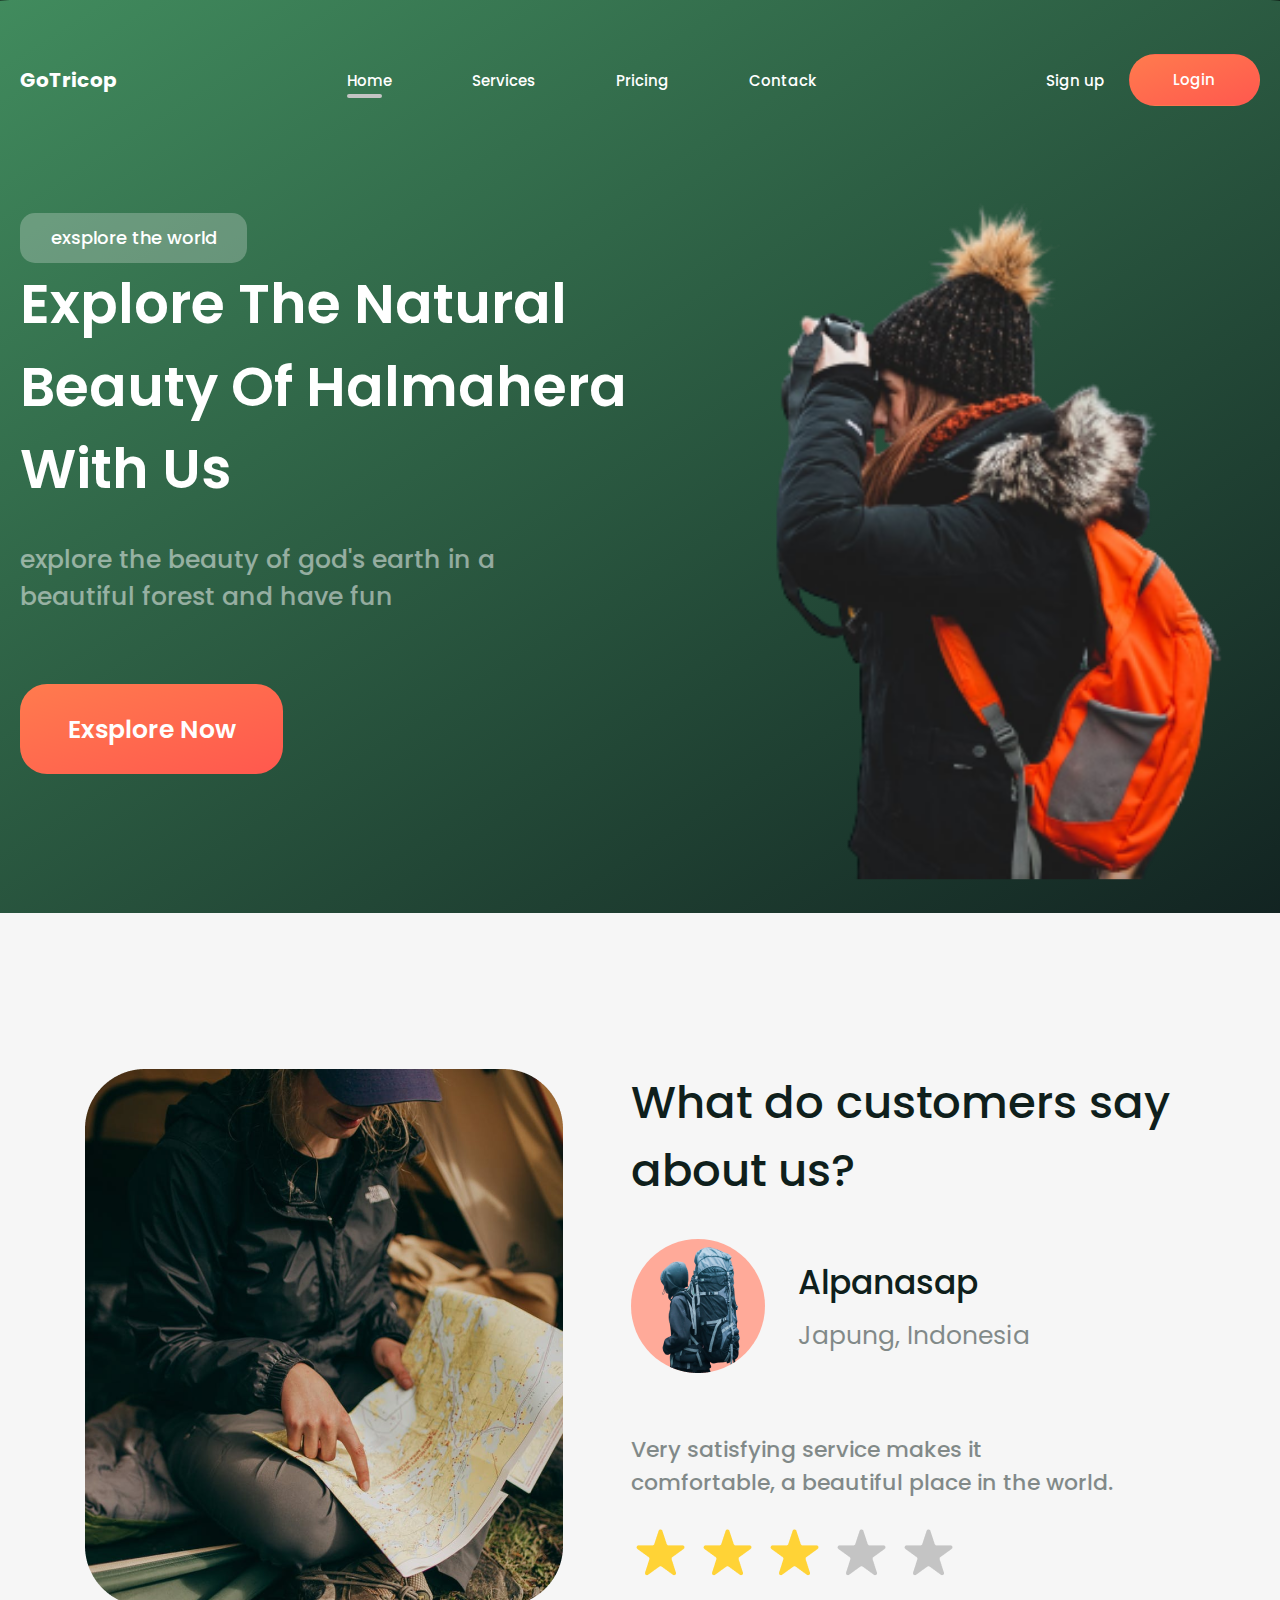
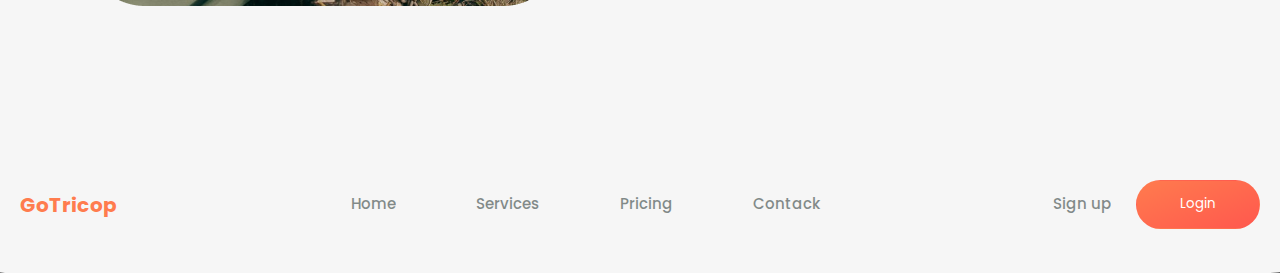
<file: Laba_1/index.html>
<!DOCTYPE html>
<html lang="en">
  <head>
    <meta charset="UTF-8" />
    <meta name="viewport" content="width=device-width, initial-scale=1.0" />
    <link rel="preconnect" href="https://fonts.googleapis.com" />
    <link rel="preconnect" href="https://fonts.gstatic.com" crossorigin />
    <link
      href="https://fonts.googleapis.com/css2?family=Poppins:wght@400;500;600;700&display=swap"
      rel="stylesheet"
    />
    <link rel="stylesheet" href="styles/reset.css" />
    <link rel="stylesheet" href="styles/style.css" />
    <title>Laba_1</title>
  </head>
  <body>
    <div class="upper-frame">
      <header>
        <div class="header__container">
          <button class="header__button header__logo">GoTricop</button>
          <div class="header__nav">
            <button class="header__button header__home-button">
              Home
            </button>
            <button class="header__button">Services</button>
            <button class="header__button">Pricing</button>
            <button class="header__button">Contack</button>
          </div>
          <div class="header__autorization">
            <button class="header__button">Sign up</button>
            <button class="header__button header__login">Login</button>
          </div>
        </div>
      </header>

      <main>
        <div class="main__left-box">
          <button class="main__explore-button">exsplore the world</button>
          <div class="main__explore-title">
            Explore The Natural <br />
            Beauty Of Halmahera <br />
            With Us
          </div>
          <div class="main__explore-description">
            explore the beauty of god's earth in a <br />
            beautiful forest and have fun
          </div>
          <button class="main__button_explore">Exsplore Now</button>
        </div>
        <div class="main__right-box">
          <img class="main__image" src="./images/image_1.png" alt="image_1" />
        </div>
      </main>
    </div>

    <aside>
      <div class="aside__container">
        <img
          class="aside__left-image"
          src="./images/leftAsideImage.png"
          alt="leftAsideImage.png"
        />
        <div class="aside__content">
          <div class="aside__first-row">What do customers say about us?</div>
          <div class="aside__second-row">
            <div class="aside__image-container">
              <img
                class="aside__right-image"
                src="./images/rightAsideImage.png"
                alt="rightAsideImage.png"
              />
            </div>
            <div class="aside__header">
              <div class="aside__name">Alpanasap</div>
              <div class="aside__location">Japung, Indonesia</div>
            </div>
          </div>
          <div class="aside__third-row">
            Very satisfying service makes it<br />
            comfortable, a beautiful place in the world.
          </div>
          <div class="aside__fourth-row">
            <div class="aside__star">
              <img
                class="aside__star-image"
                src="./images/colorStar.png"
                alt="colorStar.png"
              />
            </div>
            <div class="aside__star">
              <img
                class="aside__star-image"
                src="./images/colorStar.png"
                alt="colorStar.png"
              />
            </div>
            <div class="aside__star">
              <img
                class="aside__star-image"
                src="./images/colorStar.png"
                alt="colorStar.png"
              />
            </div>
            <div class="aside__star">
              <img
                class="aside__star-image"
                src="./images/uncolorStar.png"
                alt="uncolorStar.png"
              />
            </div>
            <div class="aside__star">
              <img
                class="aside__star-image"
                src="./images/uncolorStar.png"
                alt="uncolorStar.png"
              />
            </div>
          </div>
        </div>
      </div>
    </aside>

    <footer>
      <div class="footer__container">
        <button class="footer__logo">GoTricop</button>
        <div class="header__nav">
          <button class="footer__button">Home</button>
          <button class="footer__button">Services</button>
          <button class="footer__button">Pricing</button>
          <button class="footer__button">Contack</button>
        </div>
        <div class="header__autorization">
          <button class="footer__button">Sign up</button>
          <button class="header__login">Login</button>
        </div>
      </div>
    </footer>
  </body>
</html>
</file>
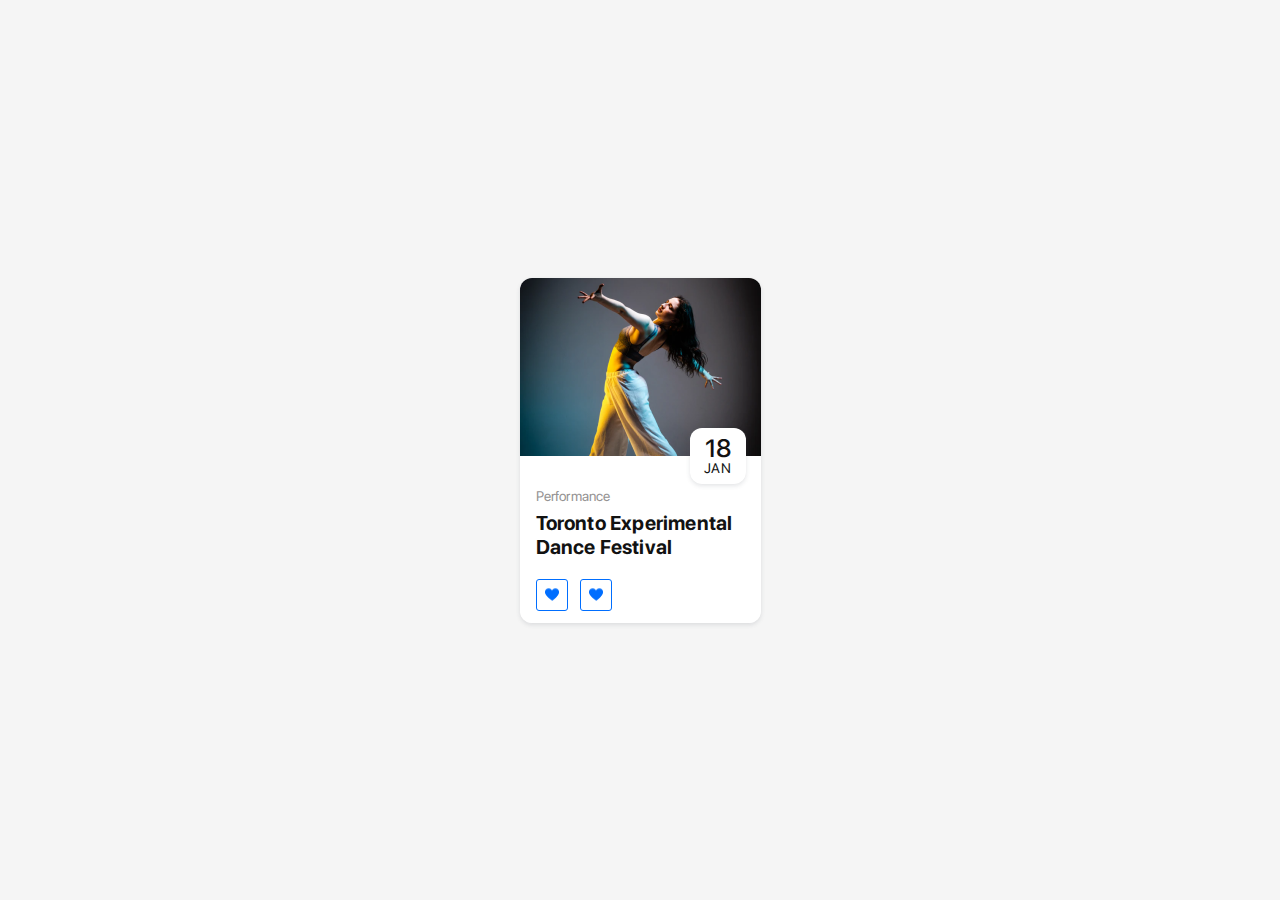
<file: Laba_4/index.html>
<!DOCTYPE html>
<html lang="en">
  <head>
    <meta charset="UTF-8" />
    <meta name="viewport" content="width=device-width, initial-scale=1.0" />
    <link rel="preconnect" href="https://fonts.googleapis.com">
    <link rel="preconnect" href="https://fonts.gstatic.com" crossorigin>
    <link href="https://fonts.googleapis.com/css2?family=PT+Sans+Caption:wght@400;700&display=swap" rel="stylesheet">
    <link rel="stylesheet" href="styles/reset.css" />
    <link rel="stylesheet" href="styles/style.css" />
    <title>Laba_4</title>
  </head>
  <body>
    <main>
      <div class="upper-section">
        <div class="block">
          <h5 class="block__number">18</h5>
          <div class="block__text">JAN</div>
        </div>
        <img class="image1" src="./images/Image.png" alt="Image.png">
      </div>
      <div class="lower-section">
        <div class="lower-section__container">
          <div class="container__text-1">Performance</div>
          <h6 class="container__text-2">
            Toronto Experimental Dance Festival
          </h6>
          <div class="container__main-block">
            <div class="main-block__icon">
              <img class="icon" src="./images/Icon.png" alt="Icon.png">
            </div>
            <div class="main-block__icon">
              <img class="icon" src="./images/Icon.png" alt="Icon.png">
            </div>
          </div>
        </div>
      </div>
    </main>
  </body>
</html>
</file>
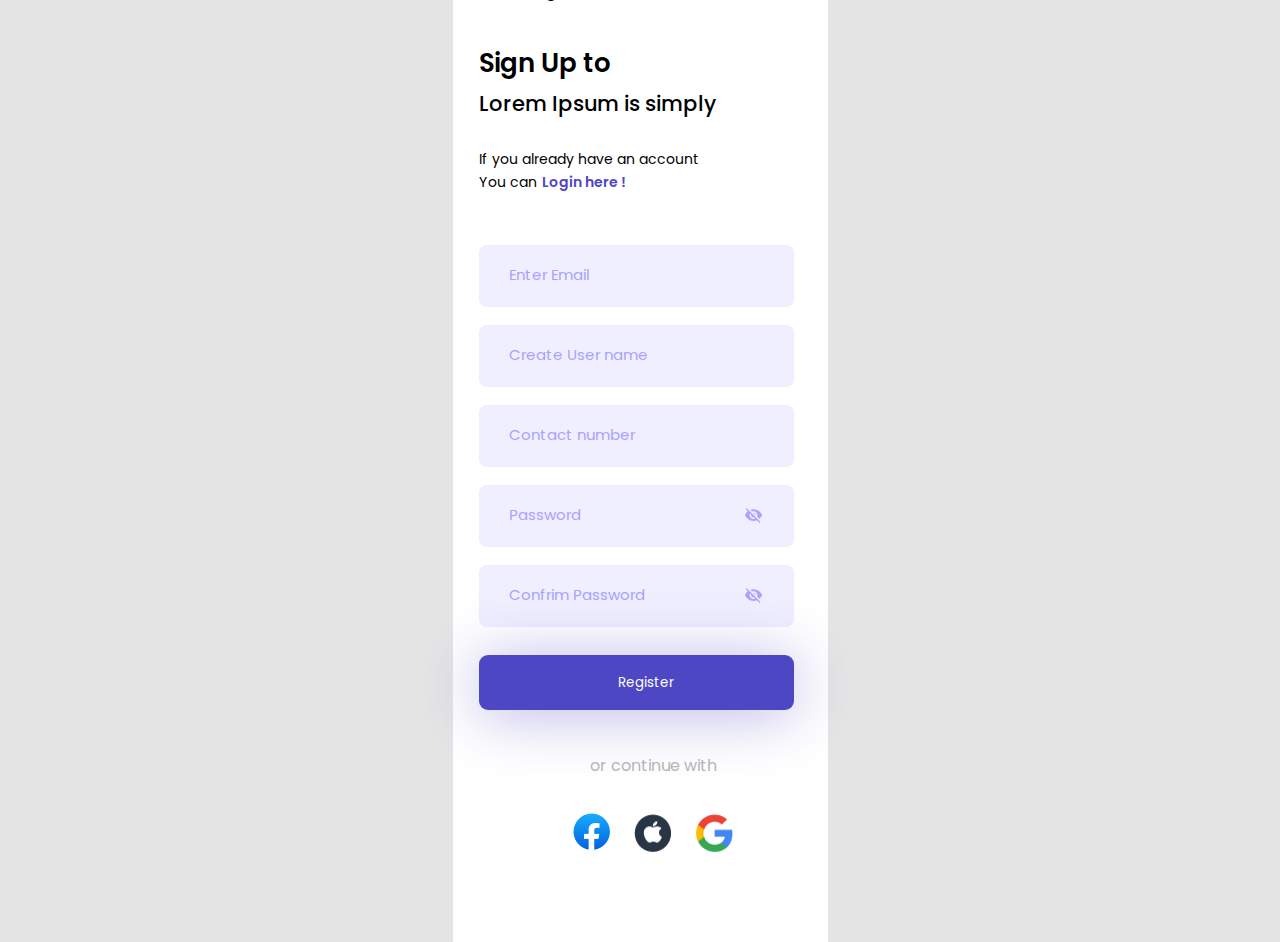
<file: Laba_5/index.html>
<!DOCTYPE html>
<html lang="en">
  <head>
    <meta charset="UTF-8" />
    <meta name="viewport" content="width=device-width, initial-scale=1.0" />
    <link rel="preconnect" href="https://fonts.googleapis.com">
    <link rel="preconnect" href="https://fonts.gstatic.com" crossorigin>
    <link
    href="https://fonts.googleapis.com/css2?family=Poppins:wght@400;500;600;700&display=swap"
    rel="stylesheet"
    />
    <link rel="stylesheet" href="styles/reset.css" />
    <link rel="stylesheet" href="styles/style.css" />
    <link rel="stylesheet" href="styles/styleForMobile.css" />
    <title>Laba_5</title>
  </head>
  <body>
    <main>
      <div class="logo">Your Logo</div>
      <div class="main__contant">
        <div class="content__left">
          <div class="content__left__first-el">Sign Up to</div>
          <div class="content__left__second-el">Lorem Ipsum is simply</div>
          <div class="content__left__third-el">
            <div class="third-el__left">
              <div class="third-el__left__first-row">If you already have an account</div>
              <div class="third-el__left__second-row">
                <div class="second-row__part-one">You can </div>
                <div class="second-row__part-two">Login here !</div>
              </div>
            </div>
            <div class="third-el__right">
              <img class="main-image" src="./images/Saly-14.png" alt="Saly-14.png">
            </div>
          </div>
        </div>
        <div class="contant__right">
          <div class="contant__right__first-section">
            <div class="first-section__title">Sign Up</div>
            <div class="first-section__input-section">
              <input type="text" placeholder="Enter Email" class="input">
              <input type="text" placeholder="Create User name" class="input">
              <input type="text" placeholder="Contact number" class="input">
              <div class="password-contaner">
                <input type="text" placeholder="Password" class="input">
                <div class="input-image-container">
                  <img src="./images/invisible 1.png" alt="invisible 1.png" class="input-image">
                </div>
              </div>
              <div class="password-contaner">
                <input type="text" placeholder="Confrim Password" class="input">
                <div class="input-image-container">
                  <img src="./images/invisible 1.png" alt="invisible 1.png" class="input-image">
                </div>
              </div>
            </div>
            <button class="first-section__button">Register</button>
          </div>
          <div class="contant__right__second-section">or continue with</div>
          <div class="contant__right__third-section">
            <img src="./images/Facebook.png" alt="Facebook.png">
            <img src="./images/apple.png" alt="apple.png">
            <img src="./images/google.png" alt="google.png">
          </div>
        </div>
      </div>
    </main>
  </body>
</html>
</file>
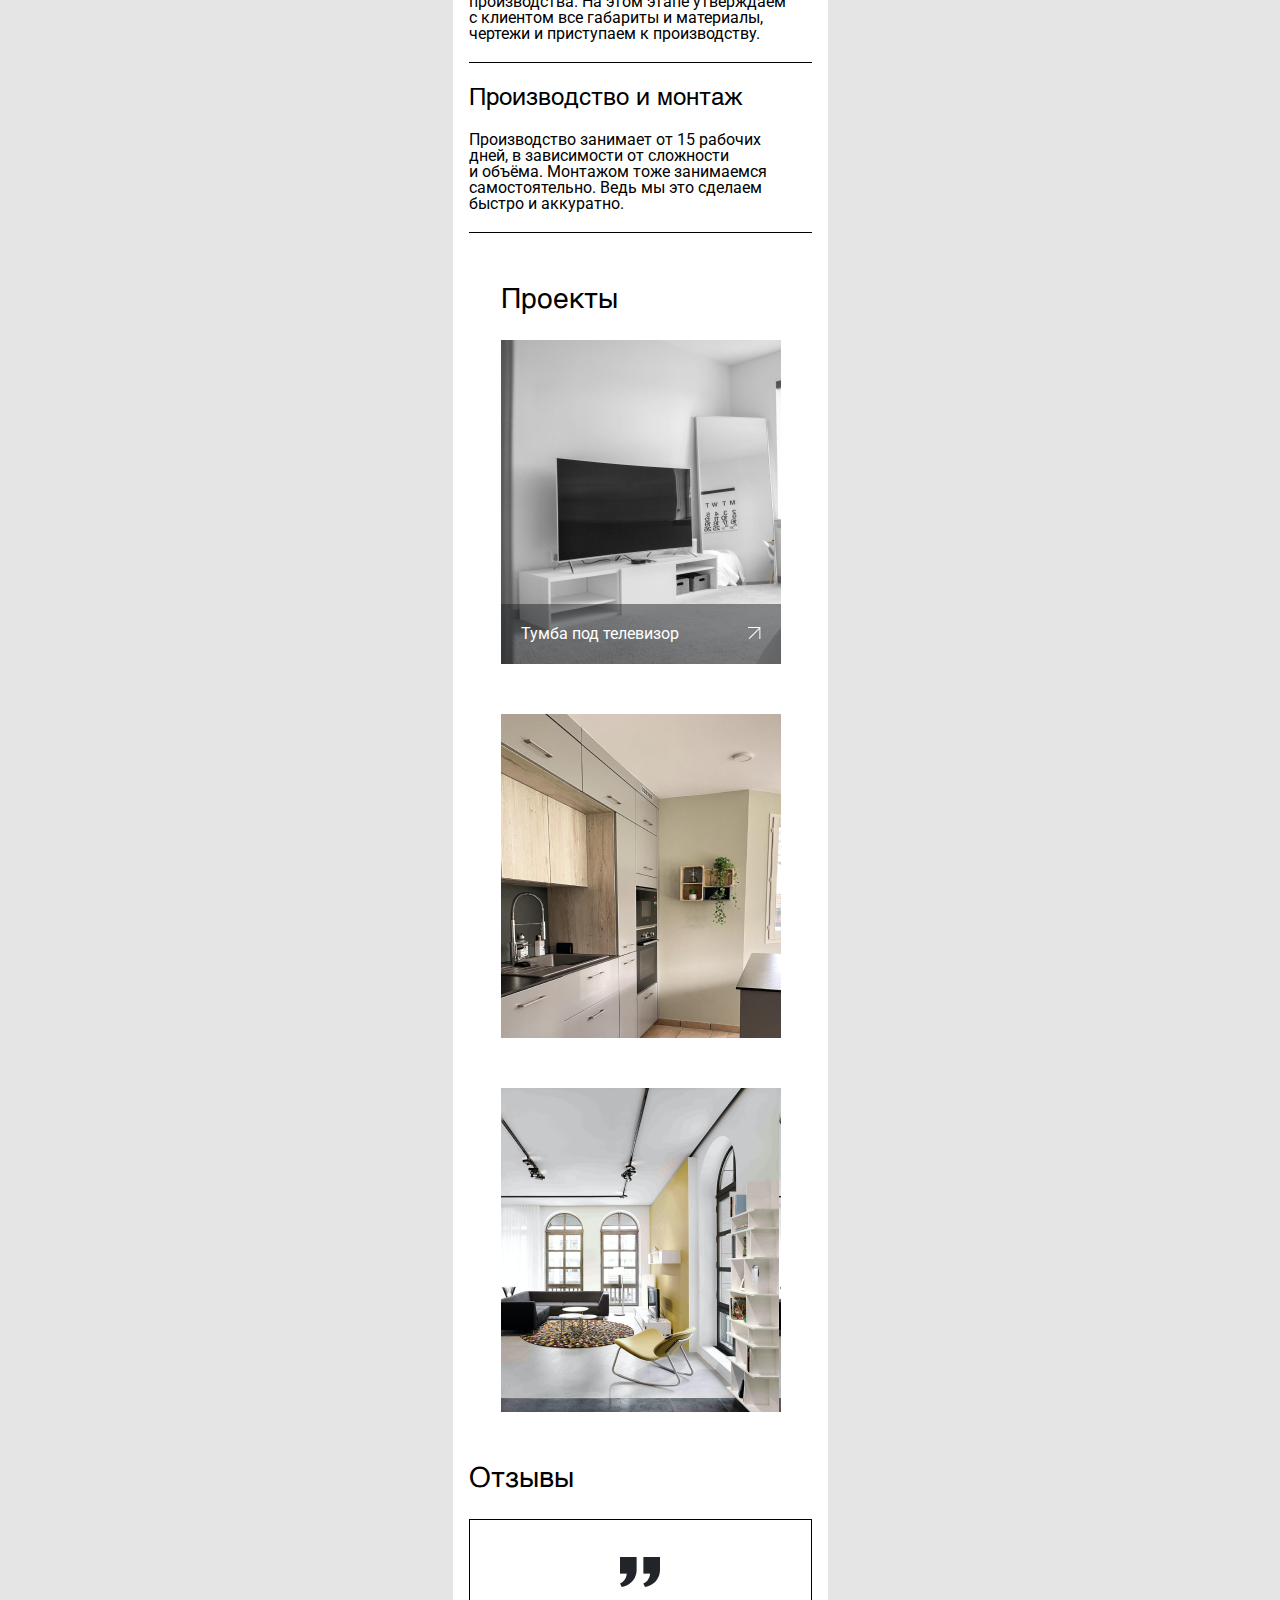
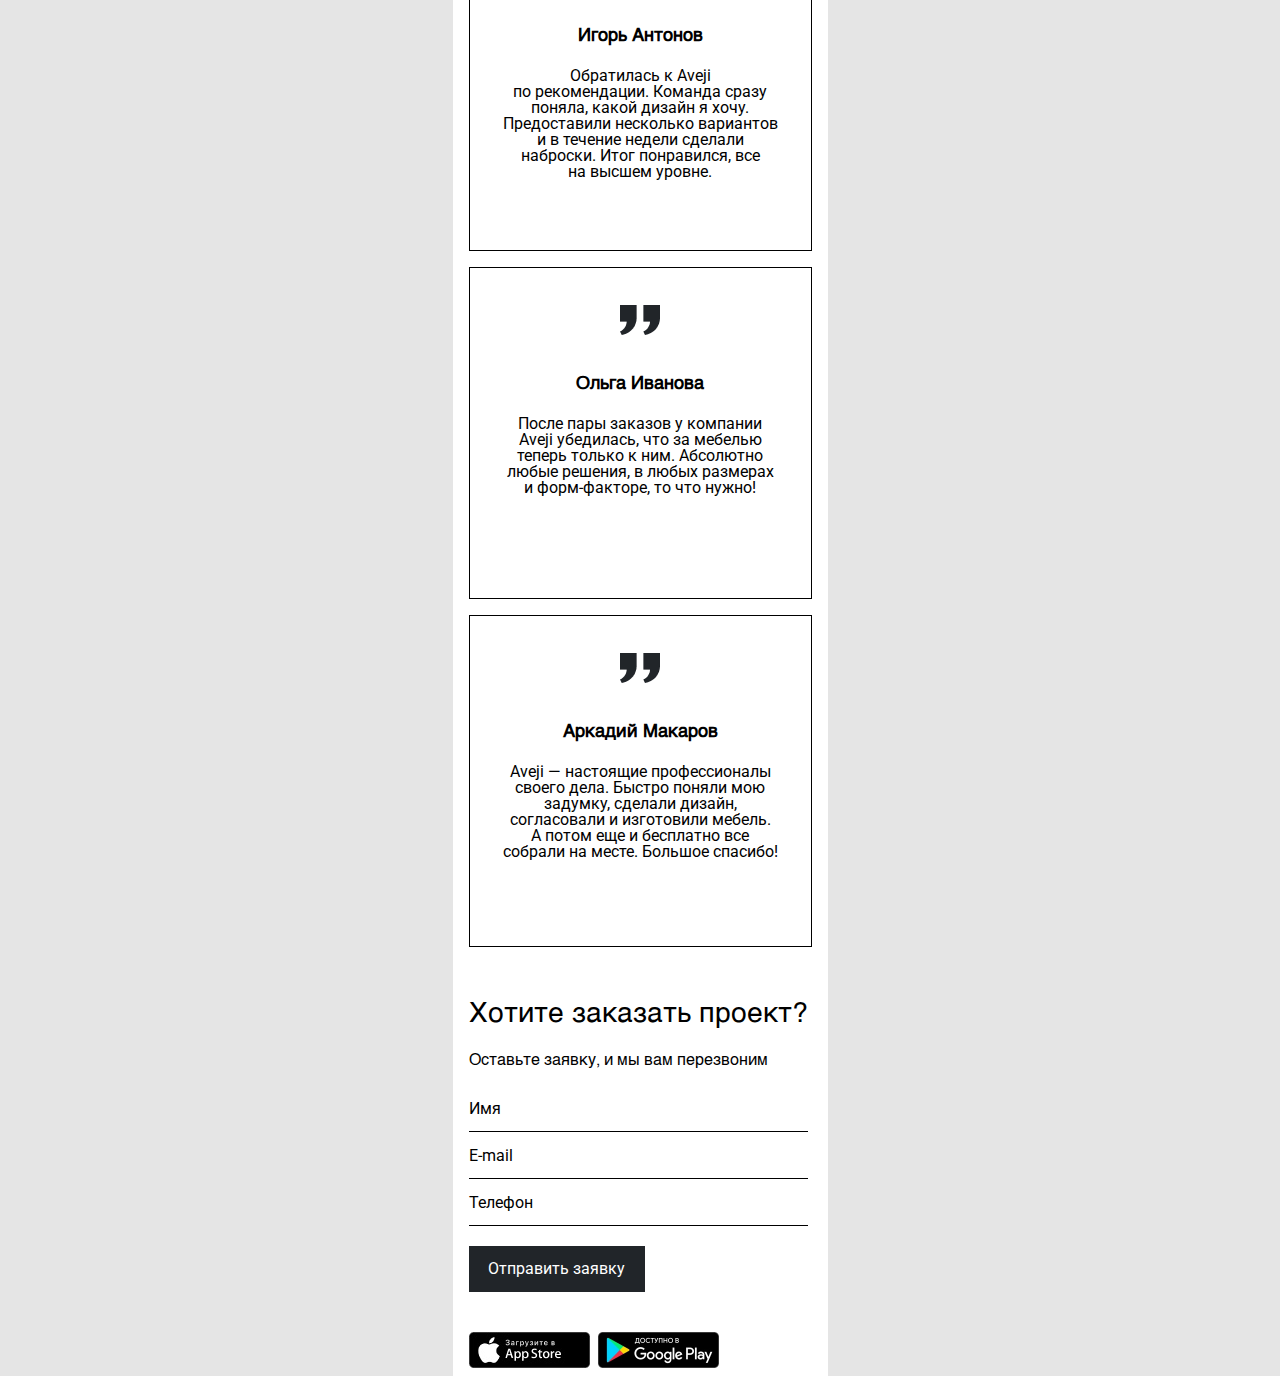
<file: Laba_6/index.html>
<!DOCTYPE html>
<html lang="en">
  <head>
    <meta charset="UTF-8" />
    <meta name="viewport" content="width=device-width, initial-scale=1.0" />
    <link rel="preconnect" href="https://fonts.googleapis.com" />
    <link rel="preconnect" href="https://fonts.gstatic.com" crossorigin />
    <link
      href="https://fonts.googleapis.com/css2?family=Roboto:ital,wght@0,100;0,300;0,400;0,500;0,700;0,900;1,100;1,300;1,400;1,500;1,700;1,900&display=swap"
      rel="stylesheet"
    />
    <link rel="stylesheet" href="styles/reset.css" />
    <link rel="stylesheet" href="styles/style.css" />
    <link rel="stylesheet" href="styles/styleForMobile.css" />
    <title>Laba_6</title>
  </head>
  <body>
    <main>
      <div class="first-section">
        <div class="header">
          <img class="header__logo" src="./images/Logo.png" alt="Logo.png">
          <div class="header__big-right-section">
            <div class="big-right-section__menu">
              <div>О нас</div>
              <div>Проекты</div>
              <div>Материалы</div>
              <div>Отзывы</div>
            </div>
            <div class="big-right-section__tel">+7 999 999 99 99</div>
          </div>
          <img class="header__small-right-section" src="./images/Menu-icon.png" alt="Menu-icon.png">
        </div>
        <div class="exl-section">
          <div class="exl-section__left-container">
            <div class="left-container__title helvetica">Эксклюзивная<br>
                                          и нестандартная<br>
                                          мебель для дома</div>
            <div class="left-container__text">Мы можем произвести любую мебель для <br>
                                            вашего проекта и найти производственное <br>
                                            решение любой задумки.
            </div>
            <img class="left-container__image" src="./images/Exp-left-image.jpg" alt="">
          </div>
          <div class="exl-section__right-container">
            <div class="right-container__button">ЗАКАЗАТЬ ПРОЕКТ</div>
            <img class="right-container__big-image" src="./images/Exp-right-big-image.jpg" alt="Exp-right-image.jpg">
            <img class="right-container__small-image" src="./images/Exp-right-small-image.jpg" alt="Exp-right-image.jpg">
          </div>
        </div>
      </div>
      <div class="second-section">
        <div class="second-section__mobile-title helvetica">О компании</div>
        <div class="second-section__desktop-title helvetica">Более 5 лет создаем <br>
                                                   мебель для вашего <br>
                                                   комфорта</div>
        <div class="second-section__main-contant">
          <div class="main-contant__text-section">Мы — команда профессионалов, которые могут 
                произвести любую мебель для вашего проекта, а также 
                найти производственное решение любой задумки.</div>
          <div class="main-contant__text-section">Наша основная цель — реализовывать самые смелые 
                задумки, и делать это качественно и аккуратно.</div>
          <div class="main-contant__text-section">В качестве материалов мы используем натуральные — 
                стекло, дерево, бетон, камень, металл и эпоксидную 
                смолу.</div>
          <div class="main-contant__description">
            <div>
              <div class="title helvetica">1 год</div>
              <div class="contant">гарантии на всю <br>продукцию</div>
            </div>
            <div>
              <div class="title helvetica">300+</div>
              <div class="contant">выполненных <br>проектов</div>
            </div>
            <div>
              <div class="title helvetica">15 дней</div>
              <div class="contant">срок производства</div>
            </div>
          </div>
        </div>
      </div>
      <div class="third-section">
        <div class="third-section__title helvetica">Как мы работаем</div>
        <div class="third-section__contant">
          <div class="contant__first-section">Алгоритм работы с нами для удобства <br>
                                              и понимания проекта</div>
          <div class="contant__second-section">
            <div class="second-section__row">
              <div class="row-wrapper">
                <div class="row-title helvetica">Идея</div>
                <div class="row-text">Клиент приходит к нам с идеей. Это может <br>
                                      быть изображение/ эскиз или другой <br>
                                      референс. А мы думаем над тем, как это <br>
                                      реализовать, делаем технические чертежи <br>
                                      и предлагаем решения по материалам.</div>
              </div>
              <div class="row-wrapper">
                <div class="row-title helvetica">Техническое задание</div>
                <div class="row-text">Вместе с клиентом формулируем <br>
                                      корректное ТЗ, которое включает в себя <br>
                                      визуализацию изделия, эскизный чертёж <br>
                                      с габаритами, информацию по материалам <br>
                                      и отделке, срок реализации проекта <br>
                                      и другие обязательные пункты.</div>
              </div>
              <div class="row-wrapper">
                <div class="row-title helvetica">Коммерческое предложение</div>
                <div class="row-text">Предпочтительно используем <br>
                                      натуральные материалы. Но любую смету <br>
                                      можем оптимизировать, упростив <br>
                                      материалы или конструктив. Сможем <br>
                                      подстроиться под бюджет клиента <br>
                                      и согласуем коммерческое предложение</div>
              </div>
              <div class="row-wrapper">
                <div class="row-title helvetica">Подготовка рабочего проекта</div>
                <div class="row-text">Создадим рабочую документацию <br>
                                      и чертежи. Это фундамент качественного <br>
                                      производства. На этом этапе утверждаем <br>
                                      с клиентом все габариты и материалы, <br>
                                      чертежи и приступаем к производству.</div>
              </div>
              <div class="row-wrapper">
                <div class="row-title helvetica">Производство и монтаж</div>
                <div class="row-text">Производство занимает от 15 рабочих <br>
                                      дней, в зависимости от сложности <br>
                                      и объёма. Монтажом тоже занимаемся <br>
                                      самостоятельно. Ведь мы это сделаем <br>
                                      быстро и аккуратно.</div>
              </div>
            </div>
          </div>
        </div>
      </div>
      <div class="fourth-section">
        <div class="fourth-section__title helvetica">Проекты</div>
        <div class="fourth-section__contant">
          <div class="contant__image-1">
            <div class="image-1__description">
              <div class="description__title">Тумба под телевизор</div>
              <img src="./images/arrow.png" alt="arrow.png">
            </div>
          </div>
          <div class="contant__image-2"></div>
          <div class="contant__image-3"></div>
          <div class="contant__image-4"></div>
          <div class="contant__image-5"></div>
          <div class="contant__image-6"></div>
        </div>
      </div>
      <div class="fifth-section">
        <div class="fifth-section__title helvetica">Отзывы</div>
        <div class="fifth-section__contant">
          <div class="block">
            <img class="kovichki" src="./images/ковычки.png" alt="ковычки.png">
            <div class="author">
              <div class="author__name helvetica">Игорь Антонов</div>
              <div class="author__messege">Обратилась к Aveji по рекомендации. Команда сразу поняла, какой дизайн я хочу. Предоставили несколько вариантов и в течение недели сделали наброски. Итог понравился, все на высшем уровне.</div>
            </div>
          </div>
          <div class="block">
            <img class="kovichki" src="./images/ковычки.png" alt="ковычки.png">
            <div class="author">
              <div class="author__name helvetica">Ольга Иванова</div>
              <div class="author__messege">После пары заказов у компании Aveji убедилась, что за мебелью теперь только к ним. Абсолютно любые решения, в любых размерах и форм-факторе, то что нужно!</div>
            </div>
          </div>
          <div class="block">
            <img class="kovichki" src="./images/ковычки.png" alt="ковычки.png">
            <div class="author">
              <div class="author__name helvetica">Аркадий Макаров</div>
              <div class="author__messege">Aveji — настоящие профессионалы своего дела. Быстро поняли мою задумку, сделали дизайн, согласовали и изготовили мебель. А потом еще и бесплатно все собрали на месте. Большое спасибо!</div>
            </div>
          </div>
        </div>
      </div>
      <div class="sixth-section">
        <div class="sixth-section__left-container">
          <img src="./images/6-section-image.jpg" alt="6-section-image.jpg">
        </div>
        <div class="sixth-section__right-container">
          <div class="sixth-section__title helvetica">
            <div class="title__main">Хотите заказать проект?</div>
            Оставьте заявку, и мы вам перезвоним
          </div>
          <div class="right-container__form">
            <div class="form__item">Имя</div>
            <div class="form__item">E-mail</div>
            <div class="form__item">Телефон</div>
          </div>
          <div class="right-container__button2">Отправить заявку</div>
          <div class="right-container__apps">
             <img class="app" src="./images/appstore.jpg" alt="appstore.jpg">
             <img class="app" src="./images/google.jpg" alt="google.jpg">
          </div>
        </div>
      </div>
      <div class="footer">
        <div class="footer__another-text">
          © 2023 Aveji<br>
          Все права защищены
        </div>
        <div>Политика конфеденциальности / Оплата и доставка</div>
        <div class="footer__another-text">
          <div>ВКОНТАКТЕ</div>
          <div>ТЕЛЕГРАМ</div>
        </div>
      </div>
    </main>
  </body>
</html>
</file>
<file: Laba_1/styles/style.css>
@import url(header.css);
@import url(main.css);
@import url(card.css);
@import url(footer.css);

@font-face {
  font-family: "Poppins";
  font-weight: 700;
  font-style: normal;
  src: local("Poppins Bold"), local("Poppins-Bold"),
    url("../fonts/Poppins-Bold.woff2") format("woff2"),
    url("../fonts/Poppins-Bold.woff") format("woff"),
    url("../fonts/Poppins-Bold.eot") format("eot");
  font-display: swap;
}

@font-face {
  font-family: "Poppins";
  font-weight: 600;
  font-style: normal;
  src: local("Poppins SemiBold"), local("Poppins-SemiBold"),
    url("../fonts/Poppins-SemiBold.woff2") format("woff2"),
    url("../fonts/Poppins-SemiBold.woff") format("woff"),
    url("../fonts/Poppins-SemiBold.eot") format("eot");
  font-display: swap;
}

@font-face {
  font-family: "Poppins";
  font-weight: 500;
  font-style: normal;
  src: local("Poppins Medium"), local("Poppins-Medium"),
    url("../fonts/Poppins-Medium.woff2") format("woff2"),
    url("../fonts/Poppins-Medium.woff") format("woff"),
    url("../fonts/Poppins-Medium.eot") format("eot");
  font-display: swap;
}

@font-face {
  font-family: "Poppins";
  font-weight: 400;
  font-style: normal;
  src: local("Poppins Regular"), local("Poppins-Regular"),
    url("../fonts/Poppins-Regular.woff2") format("woff2"),
    url("../fonts/Poppins-Regular.woff") format("woff"),
    url("../fonts/Poppins-Regular.eot") format("eot");
  font-display: swap;
}

html {
  background-color: black;
}

body {
  font-family: "Poppins", sans-serif;
  height: 1873px;
  display: flex;
  flex-direction: column;
  align-items: center;
}

.header__login {
  background: linear-gradient(to bottom right, #ff7b4e 0%, #ff584e 100%);
  border: 1px solid transparent;
  border-radius: 100px;
  padding: 13px 44px 14px 43px;
  color: rgba(255, 255, 255, 1);
}

.header__nav {
  display: flex;
  gap: 80px;
}

.upper-frame {
  width: 1440px;
  background: linear-gradient(to bottom right, #428e5f 0%, #112120 100%);
  height: 951px;
  border: 0px solid transparent;
  border-top-left-radius: 90px;
  border-top-right-radius: 90px;
  color: #ffffff;
}
</file>
<file: Laba_4/styles/style.css>
@font-face {
  font-family: "SF Pro Display";
  font-weight: 400;
  font-style: normal;
  src: local("SF Pro Display Regular"), local("SF-Pro-Display-Regular"),
    url("../fonts/SF-Pro-Display-Regular.woff2") format("woff2"),
    url("../fonts/SF-Pro-Display-Regular.woff") format("woff"),
    url("../fonts/SF-Pro-Display-Regular.eot") format("eot");
  font-display: swap;
}

@font-face {
  font-family: "SF Pro Display";
  font-weight: 600;
  font-style: normal;
  src: local("SF Pro Display Medium"), local("SF-Pro-Display-Medium"),
    url("../fonts/SF-Pro-Display-Medium.woff2") format("woff2"),
    url("../fonts/SF-Pro-Display-Medium.woff") format("woff"),
    url("../fonts/SF-Pro-Display-Medium.eot") format("eot");
  font-display: swap;
}

@font-face {
  font-family: "SF Pro Display";
  font-weight: 700;
  font-style: normal;
  src: local("SF Pro Display Bold"), local("SF-Pro-Display-Bold"),
    url("../fonts/SF-Pro-Display-Bold.woff2") format("woff2"),
    url("../fonts/SF-Pro-Display-Bold.woff") format("woff"),
    url("../fonts/SF-Pro-Display-Bold.eot") format("eot");
  font-display: swap;
}

body {
  background-color: #f5f5f5;
  display: flex;
  justify-content: center;
  align-items: center;
  font-family: "SF Pro Display", sans-serif;
}

main {
  width: 241px;
  height: 345px;
  border-radius: 12px;
  box-shadow: 0px 0px 1px rgba(40, 41, 61, 0.04), 0px 2px 4px rgba(96, 97, 112, 0.16);
}

.upper-section {
  height: 207px;
  border-top-left-radius: 12px;
  border-top-right-radius: 12px;
  background-color: white;
  position: relative;
}

.lower-section {
  border-bottom-left-radius: 12px;
  border-bottom-right-radius: 12px;
  background-color: white;
  height: 138px;
}

.image1 {
  width: 100%;
  height: auto;  
  border-top-left-radius: 12px;
  border-top-right-radius: 12px;
}

.block {
  width: 56px;
  height: 56px;
  background-color: white;
  border-radius: 12px;
  display: flex;
  flex-direction: column;
  justify-content: center;
  align-items: center;
  position: absolute;
  left: 170px;
  top: 150px;
  box-shadow: 0px 0px 1px rgba(40, 41, 61, 0.04), 0px 2px 4px rgba(96, 97, 112, 0.16);

}

.block__number {
  font-size: 25px;
  font-weight: 600;
  color: rgba(18, 18, 18, 1);
}

.block__text {
  color: rgba(18, 18, 18, 1);
  font-size: 14px;
  font-weight: 400;
  letter-spacing: 0.2px;
}

.lower-section {
  display: flex;
  justify-content: center;
}

.lower-section__container {
  width: 209px;
  height: 138px;
}

.container__text-1 {
  font-weight: 400;
  font-size: 14px;
  line-height: 22px;
  letter-spacing: 0.2px;
  color: rgba(149, 147, 147, 1);
  margin-bottom: 4px;
}

.container__text-2 {
  font-weight: 700;
  font-size: 20px;
  line-height: 24px;
  letter-spacing: 0.2px;
  color: rgba(18, 18, 18, 1);
  margin-bottom: 4px;
}

.container__main-block {
  padding-top: 16px;
  padding-bottom: 16px;
  display: flex;
  gap: 12px;
}

.main-block__icon {
  border: 1px solid rgba(0, 110, 255, 1);
  border-radius: 3px;
  width: 32px;
  height: 32px;
  display: flex;
  justify-content: center;
  align-items: center;
}

.icon {
  transform: scale(0.5, 0.5);
}
</file>
<file: Laba_5/styles/style.css>
/* General */
body {
  background-color: #e5e5e5;
  display: flex;
  justify-content: center;
  align-items: center;
}

main {
  background-color: white;
  font-family: "Poppins", sans-serif;
  width: 1440px;
  height: 900px;
}

/* Logo */
.logo {
  font-weight: 600;
  font-size: 20px;
  line-height: 30px;
  margin: 31px 0 39px 42px;
  color: black;
}

/* Main contant */
.main__contant {
  display: flex;
  justify-content: space-between; 
  margin-left: 175px;
  margin-right: 179px;
}

/* Left contant */
.content__left {
  display: flex;
  flex-direction: column;
  justify-content: center;
}

.content__left__first-el {
  font-weight: 600;
  font-size: 50px;
  line-height: 75px;
  margin-bottom: 5px;
}

.content__left__second-el {
  font-weight: 500;
  font-size: 35px;
  line-height: 52.5px;
  margin-bottom: 53px;
}

.content__left__third-el {
  display: flex;
}

.third-el__left {
  font-weight: 400;
  font-size: 16px;
}

.third-el__left__second-row {
  display: flex;
  gap: 5px;
  line-height: 24px;
  margin-top: 6px;
}

.second-row__part-two {
  color: #4d47c3;
  font-weight: 600;
}

.third-el__right {
  bottom: 85px;
  left: 70px;
  position: relative;
}

.main-image {
  position: absolute;
}

/* Right contant */
.contant__right__first-section {
  display: flex;
  flex-direction: column;
  gap: 28px;
  margin-bottom: 47px;
}

.first-section__title {
  font-weight: 500;
  font-size: 30px;
  line-height: 45px;
  color: black;
}

.first-section__input-section {
  display: flex;
  flex-direction: column;
  gap: 18px;
}

.password-contaner {
  display: flex;
  align-items: center;
}

.input {
  background-color: #F0EFFF;
  border-radius: 8px;
  width: 369px;
  height: 62px;
  padding-left: 26px;
}

.input::placeholder {
  color: #A7A3FF;
  font-weight: 400;
  font-size: 15px;
  line-height: 22.5px;
}

.input-image-container {
  position: relative;
  left: -49px;
  width: 17px;
  height: 17px;
}

.input-image {
  position: absolute;
}

.first-section__button {
  width: 369px;
  background-color: #4d47c3;
  border-radius: 9px;
  color: white;
  padding: 18px 145px 17px 158px;
  box-shadow: 0px 4px 61px 0px #4D47C366;
}

.contant__right__second-section {
  display: flex;
  justify-content: center;
  color: #B5B5B5;
  margin-bottom: 43px;
}

.contant__right__third-section {
  display: flex;
  justify-content: center;
  gap: 20px;
}
</file>
<file: Laba_5/styles/styleForMobile.css>
@media screen and (max-width: 1300px) {
    main {
        width: 375px;
        height: 984px;
    }

    .logo {
        font-size: 18px;
        line-height: 27px;
        margin: 18px 0 41px 26px;
    }

    .main__contant {
        display: flex;
        flex-direction: column;
        gap: 52px;
        margin-left: 26px;
        margin-right: 0px;
    }

    .content__left__first-el {
        font-size: 26px;
        line-height: 39px;
    }
    
    .content__left__second-el {
        font-size: 21px;
        line-height: 31.5px;
        margin-bottom: 32px;
    }

    .third-el__left {
        font-size: 14px;
    }

    .third-el__left__second-row {
        line-height: 21px;
        margin-top: 6px;
    }

    .third-el__right {
        display: none;
    }

    .contant__right__first-section {
        display: flex;
        flex-direction: column;
        gap: 28px;
        margin-bottom: 48px;
    }

    .first-section__title {
        display: none;
    }

    .input {
        width: 315px;
        padding-left: 30px;
    }

    .first-section__button {
        width: 315px;
        padding: 18px 114px 17px 134px;
    }

    .contant__right__second-section {
        margin-bottom: 38px;
    }

    .contant__right__third-section {
        display: flex;
        justify-content: center;
        gap: 19px;
    }

}
</file>
<file: Laba_6/styles/style.css>
@font-face {
  font-family: "Helvetica";
  font-weight: 400;
  font-style: normal;
  src: local("Helvetica Regular"), local("Helvetica_regular"),
    url("../fonts/Helvetica/Helvetica_regular.woff2") format("woff2"),
    url("../fonts/Helvetica/Helvetica_regular.woff") format("woff"),
    url("../fonts/Helvetica/Helvetica_regular.eot") format("eot");
  font-display: swap;
}

/* General */
body {
  background-color: #e5e5e5;
  display: flex;
  justify-content: center;
  align-items: center;
}

main {
  background-color: white;
  font-family: "Roboto", sans-serif;
  font-weight: 400;
  font-size: 16px;
  width: 1440px;
  padding: 12px 32px 16px 32px;
  display: flex;
  flex-direction: column;
  gap: 120px;
}

.helvetica{
  font-family: "Helvetica", sans-serif;
}

/* Header */
.header{
  display: flex;
  justify-content: space-between;
  align-items: start;
  margin-bottom: 40px;
}

.header__logo{
  position: relative;
  transform: scale(1.68, 1.68);
  left: 9px;
  top: 9px;
}

.header__big-right-section{
  font-size: 18px;
  display: flex;
  gap: 207px;
}

.big-right-section__menu{
  display: flex;
  flex-direction: column;
  gap: 8px;
}

.header__small-right-section{
  display: none;
}

/* Exl-section */
.exl-section{
  display: flex;
  justify-content: space-between;
}

.exl-section__left-container{
  width: 50%;
}

.left-container__title{
  font-size: 72px;
  line-height: 86.4px;
  margin-bottom: 40px;
}

.left-container__text{
  font-size: 20px;
  margin-bottom: 232px;
}

.exl-section__right-container{
  display: flex;
  flex-direction: column;
  justify-content: end;
  align-items: end;
  gap: 42px;
}

.right-container__button{
  text-decoration: underline;
  font-size: 18px;
}

.right-container__big-image{
  transform: scale();
}

.right-container__small-image{
  display: none;
}

/* second-section */
.second-section{
  display: flex;
}

.second-section__mobile-title{
  display: none;
}

.second-section__desktop-title{
  width: 50%;
  font-size: 48px;
  line-height: 66.24px;
}

.second-section__main-contant{
  width: 50%;
}

.main-contant__text-section{
  margin-top: 16px;
  font-size: 16px;
  line-height: 22.4px;
  width: 65%;
}

.main-contant__description{
  display: flex;
  flex-direction: column;
  gap: 24px;
  margin-top: 44px;
}

.title{
  font-size: 36px;
  line-height: 33.12px;
}

.contant{
  font-size: 16px;
  line-height: 22.4px;
}

/* third-section */
.third-section{
  display: flex;
}

.third-section__title{
  font-size: 48px;
  width: 50%;
  line-height: 66.24px;
}

.third-section__contant{
  display: flex;
  flex-direction: column;
  gap: 20px;
  width: 50%;
  padding-top: 22px;
}

.row-wrapper{
  display: flex;
  border-bottom: 1px solid black;
  padding-bottom: 24px;
  padding-top: 24px;
}

.row-title{
  font-size: 36px;
  line-height: 49.68px;
  width: 50%;
}

/* fourth-section */
.fourth-section{
  display: flex;
  flex-direction: column;
  gap: 32px;
}

.fourth-section__title{
  font-size: 48px;
  line-height: 66.24px;
}

.fourth-section__contant{
  display: grid;
  grid-template-columns: auto auto auto ;
  grid-template-rows: auto auto;
  row-gap: 20px;
  column-gap: 20px;
  grid-template-areas:
    "grid-image_1 grid-image_2 grid-image_3"
    "grid-image_4 grid-image_5 grid-image_6"
}

.contant__image-1{
  width: 445px;
  height: 580px;
  grid-area: grid-image_1;
  background-image: url('../images/project-img1.png');

  display: flex;
  flex-direction: column;
  justify-content: end;
}

.image-1__description{
  display: flex;
  justify-content: space-between;
  align-items: center;
  padding: 22px 20px;
  background-color: rgba(33, 37, 41, .5);
}

.description__title{
  color: white;
}

.contant__image-2{
  width: 445px;
  height: 580px;
  grid-area: grid-image_2;
  background-image: url('../images/project-img2.png');
}

.contant__image-3{
  width: 445px;
  height: 580px;
  grid-area: grid-image_3;
  background-image: url('../images/project-img3.png');
}

.contant__image-4{
  width: 445px;
  height: 580px;
  grid-area: grid-image_4;
  background-image: url('../images/project-img4.png');
}

.contant__image-5{
  width: 445px;
  height: 580px;
  grid-area: grid-image_5;
  background-image: url('../images/project-img5.png');
}

.contant__image-6{
  width: 445px;
  height: 580px;
  grid-area: grid-image_6;
  background-image: url('../images/project-img6.png');
}

/* fifth-section */
.fifth-section{
  display: flex;
  flex-direction: column;
  gap: 32px;
}

.fifth-section__title{
  font-size: 48px;
  line-height: 66.24px;
}

.fifth-section__contant{
  display: flex;
  gap: 20px;
}

.block{
  border: 1px solid black;
  padding: 40px 40px 60px 40px;
  display: flex;
  flex-direction: column;
  align-items: center;
  gap: 32px;
  width: 445px;
  height: 327px;
}

.kovichki{
  width: 40px;
  height: 40px;
}

.author{
  display: flex;
  flex-direction: column;
  align-items: center;
  gap: 20px;
}

.author__name{
  font-size: 18px;
  line-height: 24.84px;
  font-weight: bold;
}

.author__messege{
  text-align: center;
}

/* sixth-section */
.sixth-section{
  display: flex;
}

.sixth-section__left-container{
  width: 50%;
}

.sixth-section__title{
  display: flex;
  flex-direction: column;
  gap: 32px;
  margin-bottom: 72px;
}

.title__main{
  font-size: 48px;
  line-height: 66.24px;
}

.right-container__form{
  display: flex;
  flex-direction: column;
  gap: 16px;
  margin-bottom: 24px;
}

.form__item{
  height: 31px;
  border-bottom: 1px solid black;
}

.right-container__button2{
  text-decoration: none;
  background-color: #212529;
  color: white;
  width: 176px;
  height: 46px;
  font-style: normal;
  display: flex;
  justify-content: center;
  align-items: center;
  font-style: normal;
  margin-bottom: 40px;
}

.right-container__apps{
  display: flex;
  gap: 8px;
}

.app{
  width: 121px;
  height: 36px;
}

.footer{
  display: flex;
  justify-content: space-between;
}

.footer__another-text{
  font-size: 18px;
  line-height: 21.09px;

  display: flex;
  gap: 40px;
}
</file>
<file: Laba_6/styles/styleForMobile.css>
@media screen and (max-width: 1360px) {
    main {
        width: 375px;
        padding: 8px 16px 8px 16px;
        gap: 48px;
    }

    /* Header */
    .header{
        margin-bottom: 20px;
        align-items: center;
    }

    .header__logo{
        left: 0px;
        top: 0px;
        transform: scale(1, 1);
    }

    .header__big-right-section{
        display: none;
    }

    .header__small-right-section{
        display: block;
    }

    /* Exl-section */
    .exl-section{
        display: block;
    }

    .exl-section__left-container{
        width: 100%;
    }

    .left-container__title{
        font-size: 32px;
        line-height: 38.4px;
    }

    .left-container__text{
        font-size: 16px;
        margin-bottom: 24px;
    }

    .left-container__image{
        display: none;
    }

    .exl-section__right-container{
        align-items: start;
        gap: 26px;
    }

    .right-container__big-image{
        display: none;
    }

    .right-container__small-image{
        display: block;
    }

    /* second-section */
    .second-section{
        display: block;
        gap: 20px;
    }
    
    .second-section__mobile-title{
        display: block;
        font-size: 28px;
        line-height: 38.64px;
    }

    .second-section__desktop-title{
        display: none;
    }

    .second-section__main-contant{
        width: 100%;
    }

    .main-contant__text-section{
        width: 100%;
    }

    .title{
        font-size: 24px;
    }

    /* third-section */
    .third-section{
        display: block;
    }

    .third-section__title{
        width: 100%;
        font-size: 28px;
        line-height: 38.64px;
        width: 100%;
    }

    .third-section__contant{
        gap: 8px;
        width: 100%;
        padding-top: 22px;
    }

    .row-wrapper{
        flex-direction: column;
        gap: 16px;
        padding-bottom: 20px;
        padding-top: 20px;
    }

    .row-title{
        width: 100%;
        font-size: 24px;
        line-height: 33.12px;
    }

    /* fourth-section */
    .fourth-section{
        gap: 20px;
        padding-left: 32px;
    }

    .fourth-section__title{
        font-size: 28px;
        line-height: 38.64px;   
    }

    .fourth-section__contant{
        display: grid;
        grid-template-columns: auto ;
        grid-template-rows: auto auto auto;
        row-gap: 50px;
        column-gap: 0px;
        grid-template-areas:
            "grid-image_1"
            "grid-image_2"
            "grid-image_3"
    }

    .contant__image-1{
        width: 280px;
        height: 324px;
        background-image: url('../images/project-img1-small.png');
    } 

    .contant__image-2{
        width: 280px;
        height: 324px;
        background-image: url('../images/project-img2-small.png');
    } 

    .contant__image-3{
        width: 280px;
        height: 324px;
        background-image: url('../images/project-img3-small.png');
    } 

    .contant__image-4{
        display: none;
    }

    .contant__image-5{
        display: none;
    }

    .contant__image-6{
        display: none;
    }

    /* fifth-section */
    .fifth-section{
        gap: 20px;
    }

    .fifth-section__title{
        font-size: 28px;
        line-height: 38.64px;
    }

    .fifth-section__contant{
        flex-direction: column;
        gap: 16px;
    }

    .block{
        padding: 32px 32px 36px 32px;
        width: 343px;
        height: 332px;
    }

    /* sixth-section */
    .sixth-section__left-container{
        display: none;
    }

    .sixth-section__title{
        gap: 20px;
        margin-bottom: 32px;
    }

    .title__main{
        font-size: 28px;
        line-height: 38.64px;
    }

    .right-container__form{
        margin-bottom: 20px;
    }

    .right-container__button{
        margin-bottom: 28px;
    }

    .footer{
        display: none;
    }

}
</file>
